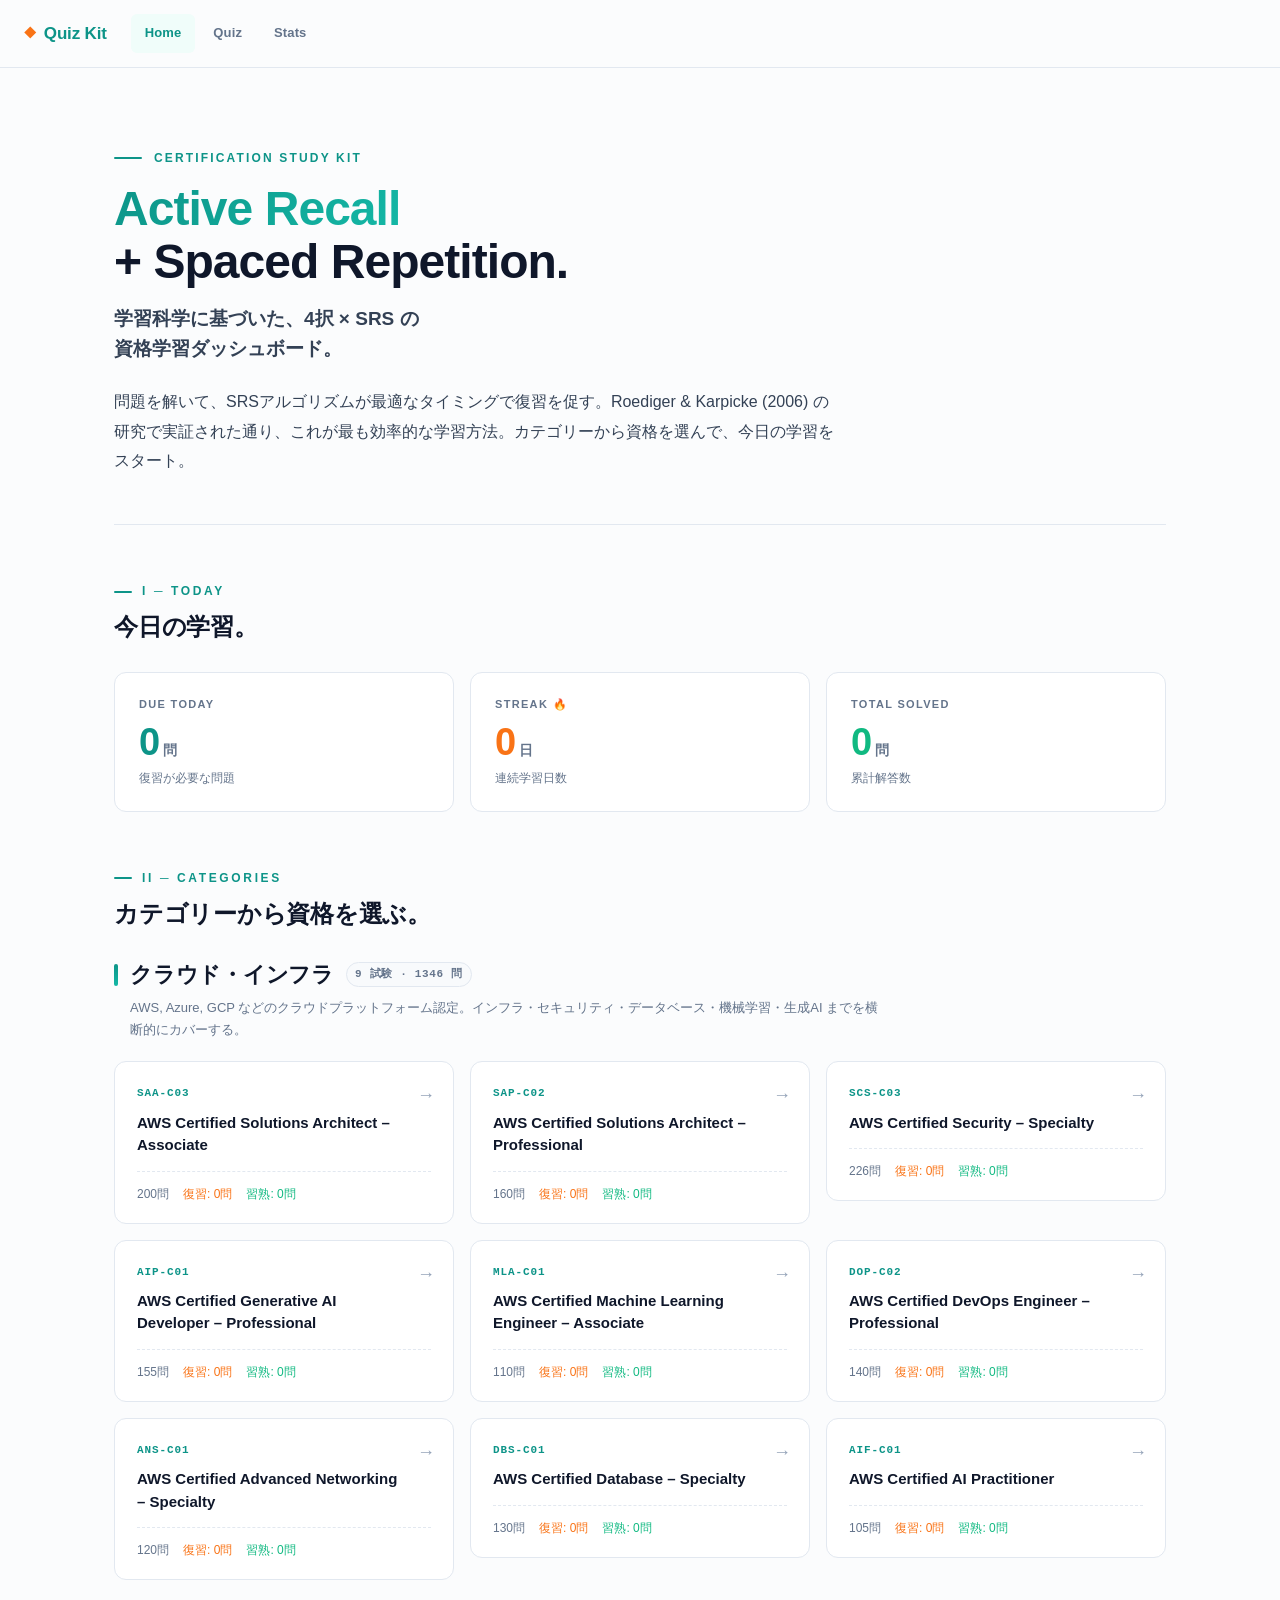
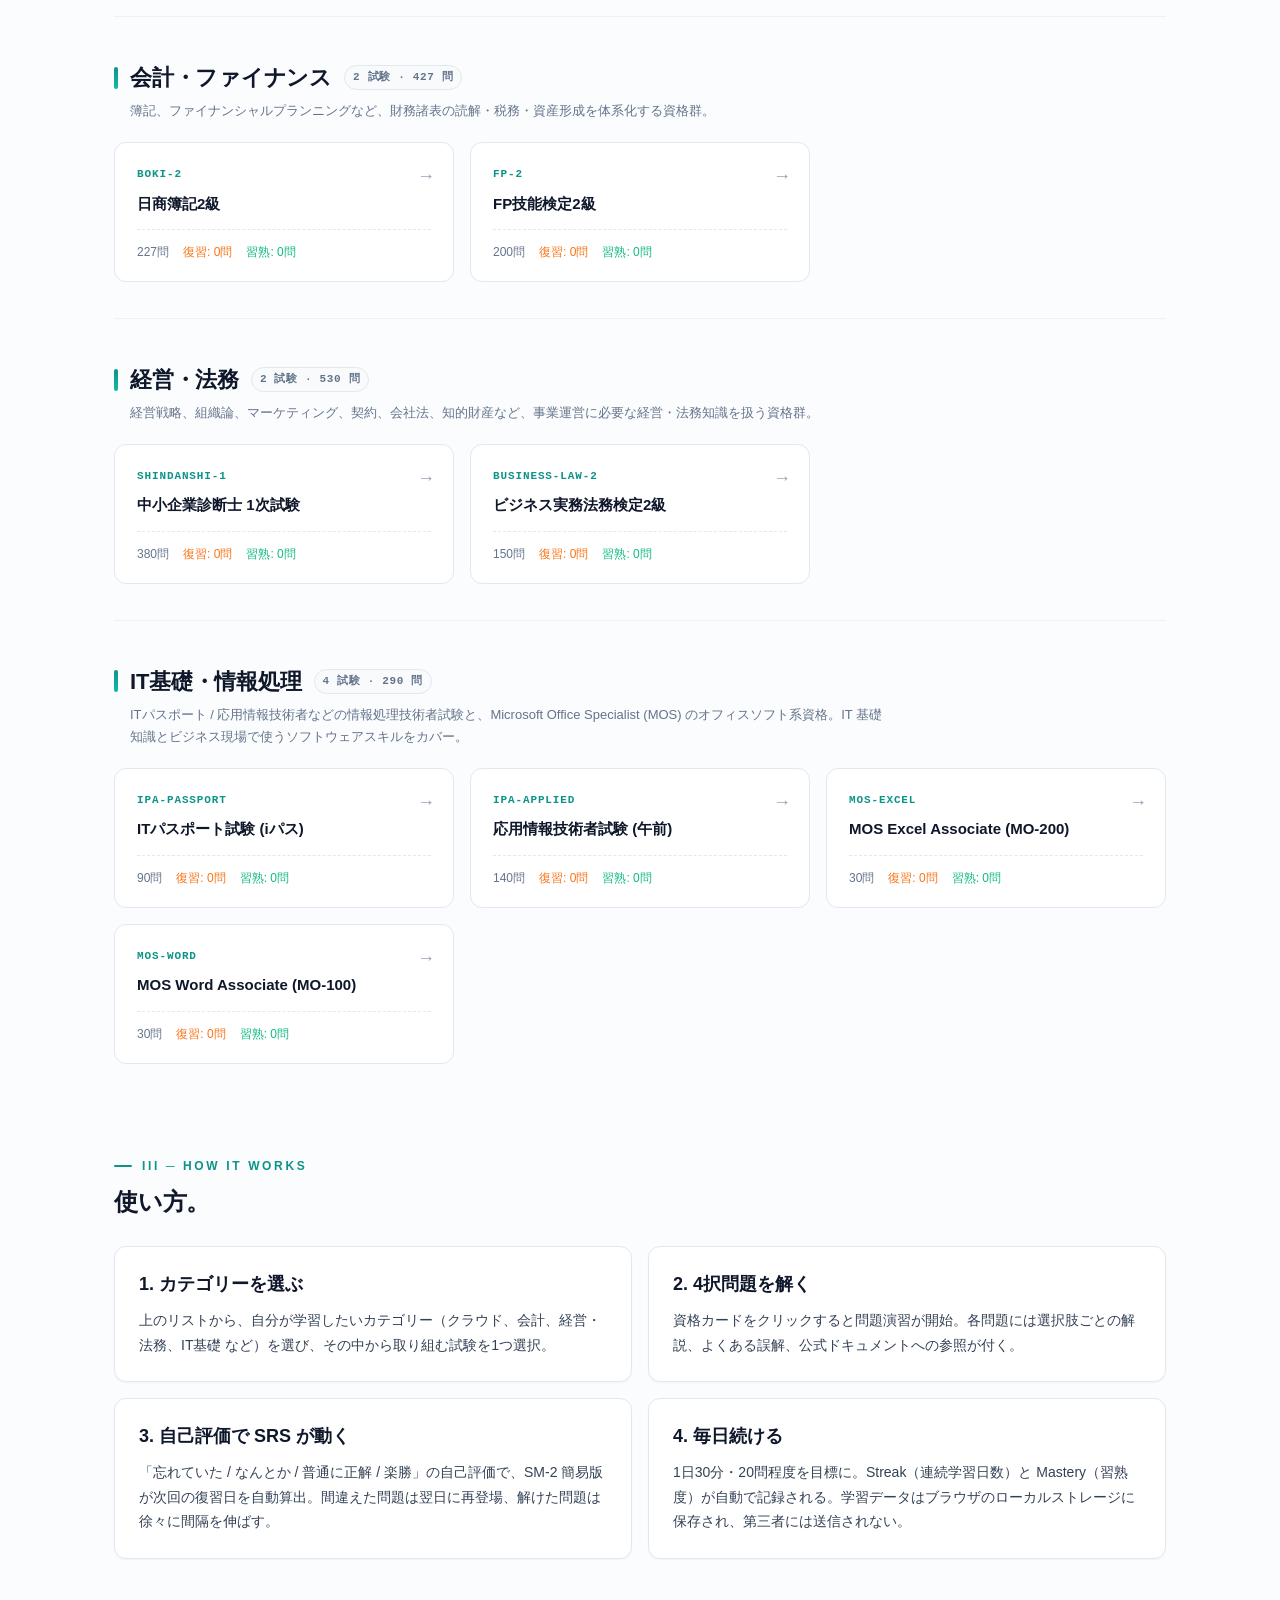
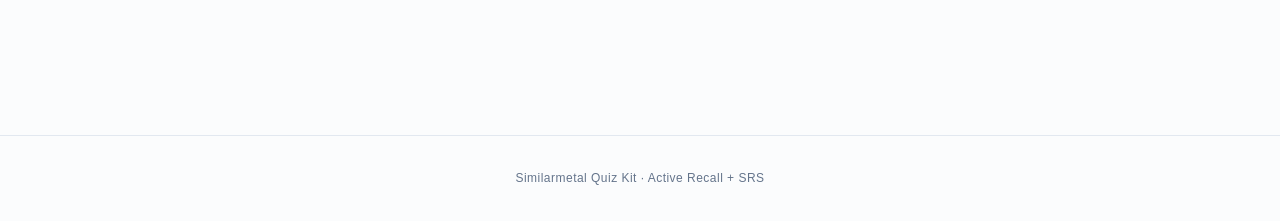
<file: 03-quiz-app/index.html>
<!DOCTYPE html>
<html lang="ja">
<head>
<meta charset="UTF-8">
<meta name="viewport" content="width=device-width, initial-scale=1.0">
<meta http-equiv="Content-Security-Policy" content="default-src 'self'; script-src 'self'; style-src 'self' 'unsafe-inline' https://fonts.googleapis.com; font-src https://fonts.gstatic.com; img-src 'self' data:; connect-src 'self'; frame-ancestors 'none'; base-uri 'self'; form-action 'none';">
<meta http-equiv="X-Content-Type-Options" content="nosniff">
<meta name="referrer" content="strict-origin-when-cross-origin">
<title>Similarmetal Quiz - Home</title>
<link rel="preconnect" href="https://fonts.googleapis.com">
<link rel="preconnect" href="https://fonts.gstatic.com" crossorigin>
<link href="https://fonts.googleapis.com/css2?family=Zen+Kaku+Gothic+Antique:wght@400;500;700&family=JetBrains+Mono:wght@400;500;600;700&display=swap" rel="stylesheet">
<link rel="stylesheet" href="styles.css">
</head>
<body>
<nav class="topnav"><div class="topnav-inner">
<a class="topnav-brand" href="index.html">Quiz Kit</a>
<div class="topnav-links">
<a class="nav-link active" href="index.html">Home</a>
<a class="nav-link" href="quiz.html">Quiz</a>
<a class="nav-link" href="stats.html">Stats</a>
</div></div></nav>

<div class="container">
  <section style="padding: 32px 0 48px; border-bottom: 1px solid var(--line); margin-bottom: 32px;">
    <div class="eyebrow">Certification Study Kit</div>
    <h1 class="page-title"><em>Active Recall</em><br>+ Spaced Repetition.</h1>
    <div class="page-subtitle">学習科学に基づいた、4択 × SRS の<br>資格学習ダッシュボード。</div>
    <p style="max-width: 720px;">問題を解いて、SRSアルゴリズムが最適なタイミングで復習を促す。Roediger &amp; Karpicke (2006) の研究で実証された通り、これが最も効率的な学習方法。カテゴリーから資格を選んで、今日の学習をスタート。</p>
  </section>

  <h2>I ─ Today</h2>
  <div class="h2-sub">今日の学習。</div>
  <div class="card-grid-3" id="today-stats">
    <div class="metric-card">
      <div class="metric-label">Due Today</div>
      <div class="metric-value" id="due-count">0<span class="unit">問</span></div>
      <div class="metric-desc">復習が必要な問題</div>
    </div>
    <div class="metric-card">
      <div class="metric-label">Streak</div>
      <div class="metric-value" id="streak-count">0<span class="unit">日</span></div>
      <div class="metric-desc">連続学習日数</div>
    </div>
    <div class="metric-card">
      <div class="metric-label">Total Solved</div>
      <div class="metric-value" id="total-count">0<span class="unit">問</span></div>
      <div class="metric-desc">累計解答数</div>
    </div>
  </div>

  <h2>II ─ Categories</h2>
  <div class="h2-sub">カテゴリーから資格を選ぶ。</div>
  <div id="exam-list">
    <div class="loading-state">
      <div class="loading-spinner" aria-hidden="true"></div>
      <div class="loading-text">カテゴリーと試験を読み込んでいます…</div>
    </div>
  </div>

  <h2>III ─ How it works</h2>
  <div class="h2-sub">使い方。</div>
  <div class="card-grid-2">
    <div class="card">
      <h3 style="margin-top: 0;">1. カテゴリーを選ぶ</h3>
      <p style="font-size: 14px;">上のリストから、自分が学習したいカテゴリー（クラウド、会計、経営・法務、IT基礎 など）を選び、その中から取り組む試験を1つ選択。</p>
    </div>
    <div class="card">
      <h3 style="margin-top: 0;">2. 4択問題を解く</h3>
      <p style="font-size: 14px;">資格カードをクリックすると問題演習が開始。各問題には選択肢ごとの解説、よくある誤解、公式ドキュメントへの参照が付く。</p>
    </div>
    <div class="card">
      <h3 style="margin-top: 0;">3. 自己評価で SRS が動く</h3>
      <p style="font-size: 14px;">「忘れていた / なんとか / 普通に正解 / 楽勝」の自己評価で、SM-2 簡易版が次回の復習日を自動算出。間違えた問題は翌日に再登場、解けた問題は徐々に間隔を伸ばす。</p>
    </div>
    <div class="card">
      <h3 style="margin-top: 0;">4. 毎日続ける</h3>
      <p style="font-size: 14px;">1日30分・20問程度を目標に。Streak（連続学習日数）と Mastery（習熟度）が自動で記録される。学習データはブラウザのローカルストレージに保存され、第三者には送信されない。</p>
    </div>
  </div>
</div>

<footer class="footer">Similarmetal Quiz Kit · Active Recall + SRS</footer>

<script src="app.js"></script>
</body>
</html>
</file>
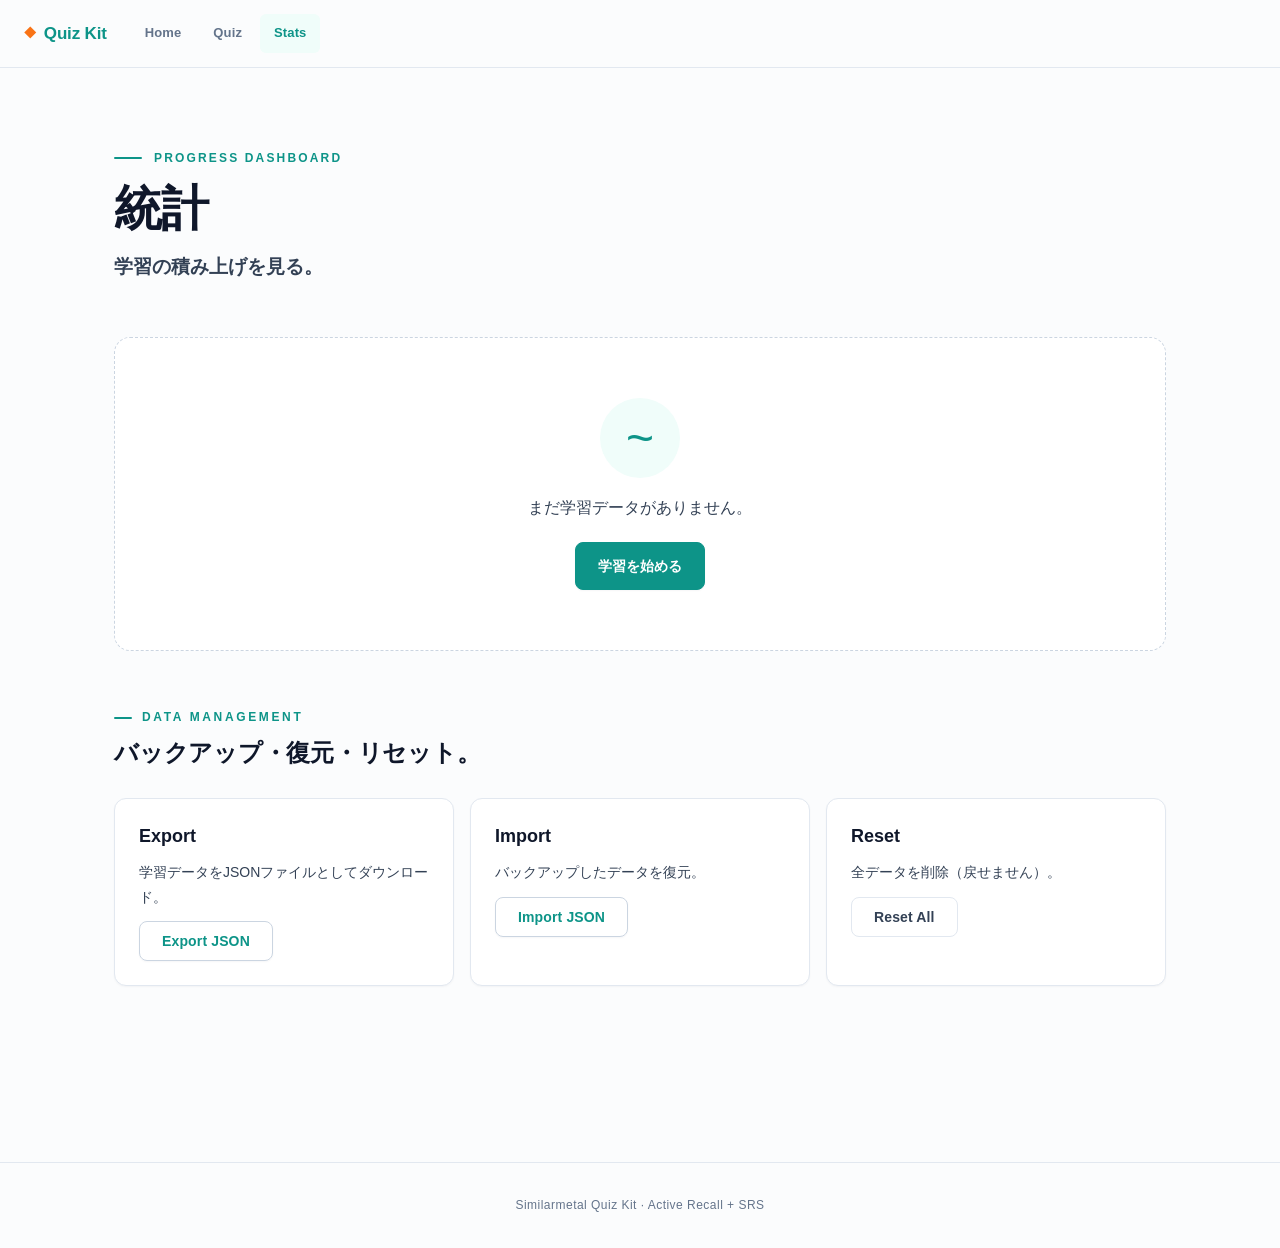
<file: 03-quiz-app/stats.html>
<!DOCTYPE html>
<html lang="ja">
<head>
<meta charset="UTF-8">
<meta name="viewport" content="width=device-width, initial-scale=1.0">
<meta http-equiv="Content-Security-Policy" content="default-src 'self'; script-src 'self'; style-src 'self' 'unsafe-inline' https://fonts.googleapis.com; font-src https://fonts.gstatic.com; img-src 'self' data:; connect-src 'self'; frame-ancestors 'none'; base-uri 'self'; form-action 'none';">
<meta http-equiv="X-Content-Type-Options" content="nosniff">
<meta name="referrer" content="strict-origin-when-cross-origin">
<title>Similarmetal Quiz - Stats</title>
<link rel="preconnect" href="https://fonts.googleapis.com">
<link rel="preconnect" href="https://fonts.gstatic.com" crossorigin>
<link href="https://fonts.googleapis.com/css2?family=Zen+Kaku+Gothic+Antique:wght@400;500;700&family=JetBrains+Mono:wght@400;500;600;700&display=swap" rel="stylesheet">
<link rel="stylesheet" href="styles.css">
</head>
<body>
<nav class="topnav"><div class="topnav-inner">
<a class="topnav-brand" href="index.html">Quiz Kit</a>
<div class="topnav-links">
<a class="nav-link" href="index.html">Home</a>
<a class="nav-link" href="quiz.html">Quiz</a>
<a class="nav-link active" href="stats.html">Stats</a>
</div></div></nav>

<div class="container">
  <section style="padding: 32px 0;">
    <div class="eyebrow">Progress Dashboard</div>
    <h1 class="page-title">統計</h1>
    <div class="page-subtitle">学習の積み上げを見る。</div>
  </section>

  <div id="stats-container">
    <div class="empty-state">
      <div class="empty-state-icon">📊</div>
      <p>まだ学習データがありません。</p>
    </div>
  </div>

  <h2>Data Management</h2>
  <div class="h2-sub">バックアップ・復元・リセット。</div>
  <div class="card-grid-3">
    <div class="card">
      <h3 style="margin-top:0;">Export</h3>
      <p style="font-size: 14px;">学習データをJSONファイルとしてダウンロード。</p>
      <button class="btn secondary" id="btn-export" style="margin-top: 12px;">Export JSON</button>
    </div>
    <div class="card">
      <h3 style="margin-top:0;">Import</h3>
      <p style="font-size: 14px;">バックアップしたデータを復元。</p>
      <input type="file" id="import-file" accept=".json" style="display:none;">
      <button class="btn secondary" id="btn-import" style="margin-top: 12px;">Import JSON</button>
    </div>
    <div class="card">
      <h3 style="margin-top:0;">Reset</h3>
      <p style="font-size: 14px;">全データを削除（戻せません）。</p>
      <button class="btn ghost" id="btn-reset" style="margin-top: 12px;">Reset All</button>
    </div>
  </div>
</div>

<footer class="footer">Similarmetal Quiz Kit · Active Recall + SRS</footer>

<script src="app.js"></script>
</body>
</html>
</file>
<file: 03-quiz-app/styles.css>
/* ==========================================================================
   Similarmetal Quiz Kit - Study Theme
   - 集中色 (teal): 学習・フォーカス
   - エネルギー色 (orange): ストリーク・達成感
   - 成長色 (green): 正解・習熟度
   - シンプルでコントラスト高めの配色で、長時間学習でも疲れにくい
   ========================================================================== */

:root {
  /* Backgrounds */
  --bg: #fbfcfd;
  --bg-deep: #f1f5f9;
  --bg-card: #ffffff;
  --bg-soft: #f8fafc;
  --bg-highlight: #f0fdfa;

  /* Text */
  --text: #0f172a;
  --text-soft: #334155;
  --text-muted: #64748b;
  --text-faint: #94a3b8;

  /* Borders */
  --line: #e2e8f0;
  --line-strong: #cbd5e1;
  --line-soft: #eef2f7;

  /* Primary accent - 集中ティール (focus / study) */
  --accent: #0d9488;
  --accent-bright: #14b8a6;
  --accent-deep: #0f766e;
  --accent-soft: #ccfbf1;
  --accent-faint: #f0fdfa;

  /* Energy - やる気のオレンジ (streak / CTA) */
  --energy: #f97316;
  --energy-bright: #fb923c;
  --energy-deep: #ea580c;
  --energy-soft: #fed7aa;
  --energy-faint: #fff7ed;

  /* Success / Mastery */
  --green: #10b981;
  --green-bright: #34d399;
  --green-deep: #059669;
  --green-soft: #d1fae5;
  --green-faint: #ecfdf5;

  /* Review needed (warning) */
  --yellow: #f59e0b;
  --yellow-soft: #fef3c7;
  --yellow-faint: #fffbeb;

  /* Incorrect */
  --red: #ef4444;
  --red-soft: #fecaca;
  --red-faint: #fef2f2;

  /* Highlight */
  --highlight: var(--accent-faint);

  /* Compatibility (旧変数名のエイリアス) */
  --blue: var(--accent);
  --blue-soft: var(--accent-soft);

  /* Shadows */
  --shadow-sm: 0 1px 2px rgba(15, 23, 42, 0.04);
  --shadow: 0 1px 3px rgba(15, 23, 42, 0.06), 0 1px 2px rgba(15, 23, 42, 0.04);
  --shadow-md: 0 4px 12px rgba(15, 23, 42, 0.06), 0 2px 4px rgba(15, 23, 42, 0.04);
  --shadow-lg: 0 12px 28px rgba(13, 148, 136, 0.10), 0 4px 8px rgba(15, 23, 42, 0.04);
  --shadow-energy: 0 8px 20px rgba(249, 115, 22, 0.12), 0 2px 6px rgba(249, 115, 22, 0.06);
}

* { box-sizing: border-box; margin: 0; padding: 0; }
html { scroll-behavior: smooth; }
body {
  font-family: 'Zen Kaku Gothic Antique', 'Inter', -apple-system, BlinkMacSystemFont, "Segoe UI", "Hiragino Sans", "Yu Gothic UI", sans-serif;
  background: var(--bg);
  color: var(--text);
  line-height: 1.75;
  font-size: 16px;
  font-feature-settings: "palt";
  -webkit-font-smoothing: antialiased;
  -moz-osx-font-smoothing: grayscale;
  min-height: 100vh;
}

/* ==========================================================================
   Top Nav
   ========================================================================== */
.topnav {
  position: sticky;
  top: 0;
  z-index: 100;
  background: rgba(251, 252, 253, 0.85);
  backdrop-filter: blur(12px);
  -webkit-backdrop-filter: blur(12px);
  border-bottom: 1px solid var(--line);
}
.topnav-inner {
  max-width: 1280px;
  margin: 0 auto;
  padding: 14px 24px;
  display: flex;
  align-items: center;
  gap: 24px;
}
.topnav-brand {
  font-weight: 800;
  font-size: 17px;
  letter-spacing: -0.01em;
  color: var(--accent);
  text-decoration: none;
  display: flex;
  align-items: center;
  gap: 8px;
}
.topnav-brand::before {
  content: '◆';
  font-size: 12px;
  color: var(--energy);
}
.topnav-links { display: flex; gap: 4px; flex: 1; }
.topnav a.nav-link {
  font-size: 13px;
  font-weight: 600;
  letter-spacing: 0.01em;
  color: var(--text-muted);
  text-decoration: none;
  padding: 8px 14px;
  border-radius: 6px;
  transition: all 0.15s;
}
.topnav a.nav-link:hover {
  color: var(--text);
  background: var(--bg-soft);
}
.topnav a.nav-link.active {
  color: var(--accent);
  background: var(--accent-faint);
}

/* ==========================================================================
   Container & Typography
   ========================================================================== */
.container {
  max-width: 1100px;
  margin: 0 auto;
  padding: 48px 24px 96px;
}
.container-narrow {
  max-width: 800px;
  margin: 0 auto;
  padding: 48px 24px 96px;
}

.eyebrow {
  font-size: 12px;
  font-weight: 700;
  letter-spacing: 0.18em;
  color: var(--accent);
  text-transform: uppercase;
  margin-bottom: 14px;
  display: flex;
  align-items: center;
  gap: 12px;
}
.eyebrow::before {
  content: '';
  width: 28px;
  height: 2px;
  background: var(--accent);
  border-radius: 2px;
}

h1.page-title {
  font-weight: 800;
  font-size: 48px;
  line-height: 1.1;
  letter-spacing: -0.02em;
  color: var(--text);
  margin-bottom: 16px;
}
h1.page-title em {
  font-style: normal;
  background: linear-gradient(135deg, var(--accent) 0%, var(--accent-bright) 100%);
  -webkit-background-clip: text;
  background-clip: text;
  color: transparent;
  font-weight: 800;
}

.page-subtitle {
  font-size: 19px;
  font-weight: 600;
  line-height: 1.55;
  color: var(--text-soft);
  margin-bottom: 24px;
}

.container > section > p {
  color: var(--text-soft);
  line-height: 1.85;
}

h2 {
  font-size: 12px;
  font-weight: 800;
  letter-spacing: 0.22em;
  text-transform: uppercase;
  color: var(--accent);
  margin-top: 56px;
  margin-bottom: 8px;
  display: flex;
  align-items: center;
  gap: 10px;
}
h2::before {
  content: '';
  width: 18px;
  height: 2px;
  background: var(--accent);
  border-radius: 2px;
}
h2 + .h2-sub {
  font-size: 24px;
  font-weight: 700;
  line-height: 1.4;
  color: var(--text);
  margin-bottom: 28px;
  letter-spacing: -0.01em;
}

h3 {
  font-weight: 700;
  font-size: 18px;
  line-height: 1.5;
  color: var(--text);
  margin: 24px 0 10px;
}

p { color: var(--text-soft); }
code {
  font-family: 'JetBrains Mono', ui-monospace, monospace;
  font-size: 0.9em;
  background: var(--bg-soft);
  border: 1px solid var(--line);
  padding: 2px 6px;
  border-radius: 4px;
  color: var(--accent-deep);
}

/* ==========================================================================
   Cards & Grids
   ========================================================================== */
.card {
  background: var(--bg-card);
  border: 1px solid var(--line);
  border-radius: 12px;
  padding: 24px;
  transition: all 0.2s ease;
  box-shadow: var(--shadow-sm);
}
.card.hoverable:hover {
  border-color: var(--accent);
  box-shadow: var(--shadow-lg);
  transform: translateY(-2px);
}
.card-grid-2 { display: grid; grid-template-columns: repeat(2, 1fr); gap: 16px; }
.card-grid-3 { display: grid; grid-template-columns: repeat(3, 1fr); gap: 16px; }
.card-grid-4 { display: grid; grid-template-columns: repeat(4, 1fr); gap: 14px; }
@media (max-width: 900px) { .card-grid-3, .card-grid-4 { grid-template-columns: repeat(2, 1fr); } }
@media (max-width: 600px) {
  .card-grid-2, .card-grid-3, .card-grid-4 { grid-template-columns: 1fr; }
  h1.page-title { font-size: 34px; }
  .page-subtitle { font-size: 17px; }
}

/* ==========================================================================
   Metric Cards (Today Stats)
   ========================================================================== */
.metric-card {
  background: var(--bg-card);
  border: 1px solid var(--line);
  border-radius: 12px;
  padding: 22px 24px;
  position: relative;
  overflow: hidden;
  transition: all 0.2s;
}
.metric-card::before {
  content: '';
  position: absolute;
  inset: 0 0 auto 0;
  height: 3px;
  background: var(--accent);
  opacity: 0;
  transition: opacity 0.2s;
}
.metric-card:hover {
  border-color: var(--line-strong);
  box-shadow: var(--shadow-md);
}
.metric-card:hover::before { opacity: 1; }

#today-stats .metric-card:nth-child(1)::before { background: var(--accent); }
#today-stats .metric-card:nth-child(1) .metric-value { color: var(--accent); }
#today-stats .metric-card:nth-child(2)::before { background: var(--energy); }
#today-stats .metric-card:nth-child(2) .metric-value { color: var(--energy); }
#today-stats .metric-card:nth-child(2) .metric-label::after { content: ' 🔥'; }
#today-stats .metric-card:nth-child(3)::before { background: var(--green); }
#today-stats .metric-card:nth-child(3) .metric-value { color: var(--green); }

.metric-label {
  font-size: 11px;
  font-weight: 700;
  letter-spacing: 0.12em;
  color: var(--text-muted);
  text-transform: uppercase;
  margin-bottom: 8px;
}
.metric-value {
  font-weight: 800;
  font-size: 38px;
  line-height: 1.1;
  color: var(--accent);
  margin-bottom: 4px;
  letter-spacing: -0.02em;
  font-feature-settings: "tnum";
}
.metric-value .unit {
  font-size: 14px;
  color: var(--text-muted);
  font-weight: 600;
  margin-left: 4px;
}
.metric-desc {
  font-size: 12px;
  color: var(--text-muted);
}

/* ==========================================================================
   Buttons
   ========================================================================== */
.btn {
  display: inline-flex;
  align-items: center;
  justify-content: center;
  font-size: 14px;
  font-weight: 700;
  letter-spacing: 0.01em;
  padding: 11px 22px;
  border-radius: 8px;
  border: 1px solid var(--accent);
  background: var(--accent);
  color: white;
  text-decoration: none;
  cursor: pointer;
  transition: all 0.15s;
  box-shadow: var(--shadow-sm);
}
.btn:hover {
  background: var(--accent-deep);
  border-color: var(--accent-deep);
  transform: translateY(-1px);
  box-shadow: var(--shadow-md);
}
.btn:active { transform: translateY(0); }
.btn.secondary {
  background: transparent;
  color: var(--accent);
  border-color: var(--line-strong);
}
.btn.secondary:hover {
  background: var(--accent-faint);
  border-color: var(--accent);
  color: var(--accent-deep);
}
.btn.energy {
  background: var(--energy);
  border-color: var(--energy);
}
.btn.energy:hover {
  background: var(--energy-deep);
  border-color: var(--energy-deep);
}
.btn.ghost {
  background: transparent;
  color: var(--text-soft);
  border-color: var(--line);
  box-shadow: none;
}
.btn.ghost:hover {
  background: var(--bg-soft);
  color: var(--text);
}
.btn.large { padding: 14px 28px; font-size: 15px; }

/* ==========================================================================
   Callout
   ========================================================================== */
.callout {
  padding: 18px 22px;
  border-radius: 10px;
  margin: 18px 0;
  border-left: 3px solid var(--accent);
  background: var(--accent-faint);
}
.callout-label {
  font-size: 11px;
  font-weight: 700;
  letter-spacing: 0.12em;
  text-transform: uppercase;
  margin-bottom: 6px;
  color: var(--accent-deep);
}

/* ==========================================================================
   Categories
   ========================================================================== */
.category-section {
  margin-bottom: 44px;
  padding-bottom: 36px;
  border-bottom: 1px solid var(--line-soft);
}
.category-section:last-child {
  border-bottom: none;
  margin-bottom: 0;
}
.category-header {
  margin-bottom: 20px;
}
.category-title {
  font-weight: 800;
  font-size: 22px;
  letter-spacing: -0.01em;
  margin: 0 0 6px 0;
  color: var(--text);
  display: flex;
  align-items: center;
  gap: 12px;
  flex-wrap: wrap;
}
.category-title::before {
  content: '';
  width: 4px;
  height: 22px;
  background: linear-gradient(180deg, var(--accent) 0%, var(--accent-bright) 100%);
  border-radius: 2px;
}
.category-count {
  font-family: 'JetBrains Mono', ui-monospace, monospace;
  font-size: 11px;
  letter-spacing: 0.06em;
  color: var(--text-muted);
  font-weight: 600;
  background: var(--bg-soft);
  border: 1px solid var(--line);
  padding: 3px 8px;
  border-radius: 999px;
}
.category-desc {
  font-size: 13px;
  color: var(--text-muted);
  line-height: 1.7;
  max-width: 760px;
  margin: 0 0 0 16px;
}
.category-exams {
  margin-top: 18px;
}

/* ==========================================================================
   Exam Cards
   ========================================================================== */
.exam-card {
  display: block;
  background: var(--bg-card);
  border: 1px solid var(--line);
  border-radius: 12px;
  padding: 22px 22px 18px;
  text-decoration: none;
  color: inherit;
  transition: all 0.2s ease;
  position: relative;
  overflow: hidden;
}
.exam-card::after {
  content: '→';
  position: absolute;
  right: 18px;
  top: 18px;
  font-size: 18px;
  color: var(--text-faint);
  transition: all 0.2s;
}
.exam-card:hover {
  border-color: var(--accent);
  box-shadow: var(--shadow-lg);
  transform: translateY(-3px);
}
.exam-card:hover::after {
  color: var(--accent);
  transform: translateX(4px);
}
.exam-card-code {
  font-family: 'JetBrains Mono', ui-monospace, monospace;
  font-size: 11px;
  font-weight: 700;
  letter-spacing: 0.08em;
  color: var(--accent);
  margin-bottom: 8px;
}
.exam-card-name {
  font-weight: 700;
  font-size: 15px;
  margin-bottom: 14px;
  line-height: 1.5;
  color: var(--text);
  padding-right: 24px;
}
.exam-card-meta {
  font-size: 12px;
  color: var(--text-muted);
  display: flex;
  gap: 14px;
  flex-wrap: wrap;
  padding-top: 12px;
  border-top: 1px dashed var(--line);
  font-weight: 500;
}
.exam-card-meta span {
  display: inline-flex;
  align-items: center;
  gap: 4px;
}
.exam-card-meta span:nth-child(2) { color: var(--energy); }
.exam-card-meta span:nth-child(3) { color: var(--green); }

/* 誤答のみ復習リンク (exam-card の真下にバッジ風に表示) */
.exam-card-wrap { display: flex; flex-direction: column; gap: 6px; }
.exam-card-wrong {
  display: inline-block;
  font-size: 12px;
  font-weight: 700;
  text-align: center;
  padding: 8px 12px;
  border: 1px dashed var(--red, #d4624a);
  border-radius: 6px;
  color: var(--red, #d4624a);
  text-decoration: none;
  background: transparent;
  transition: background 0.15s ease, color 0.15s ease;
  letter-spacing: 0.04em;
}
.exam-card-wrong:hover {
  background: var(--red, #d4624a);
  color: #fff;
}

/* ==========================================================================
   Quiz Page
   ========================================================================== */
.quiz-card {
  background: var(--bg-card);
  border: 1px solid var(--line);
  border-radius: 16px;
  padding: 36px;
  margin-bottom: 24px;
  box-shadow: var(--shadow);
}
.quiz-meta {
  display: flex;
  justify-content: space-between;
  font-family: 'JetBrains Mono', ui-monospace, monospace;
  font-size: 11px;
  color: var(--text-muted);
  letter-spacing: 0.06em;
  text-transform: uppercase;
  font-weight: 600;
  padding-bottom: 18px;
  border-bottom: 1px solid var(--line-soft);
  margin-bottom: 24px;
  flex-wrap: wrap;
  gap: 8px;
}
.quiz-stem {
  font-size: 18px;
  line-height: 1.85;
  margin-bottom: 28px;
  font-weight: 600;
  color: var(--text);
}
.quiz-options {
  display: flex;
  flex-direction: column;
  gap: 10px;
}
.quiz-option {
  display: flex;
  align-items: flex-start;
  gap: 16px;
  padding: 18px 22px;
  border: 1.5px solid var(--line);
  border-radius: 10px;
  background: var(--bg-card);
  cursor: pointer;
  transition: all 0.15s ease;
  font-size: 15px;
  line-height: 1.7;
}
.quiz-option:hover {
  border-color: var(--accent);
  background: var(--accent-faint);
  transform: translateX(2px);
}
.quiz-option.selected {
  border-color: var(--accent);
  background: var(--accent-faint);
}
.quiz-option.correct {
  border-color: var(--green);
  background: var(--green-faint);
}
.quiz-option.incorrect {
  border-color: var(--red);
  background: var(--red-faint);
}
.quiz-option-id {
  font-weight: 800;
  font-size: 18px;
  color: var(--accent);
  flex-shrink: 0;
  width: 28px;
  height: 28px;
  border-radius: 8px;
  background: var(--accent-faint);
  display: flex;
  align-items: center;
  justify-content: center;
  border: 1px solid var(--accent-soft);
}
.quiz-option.correct .quiz-option-id {
  color: var(--green-deep);
  background: var(--green-soft);
  border-color: var(--green);
}
.quiz-option.incorrect .quiz-option-id {
  color: var(--red);
  background: var(--red-soft);
  border-color: var(--red);
}
/* 正解だが未選択（見落とし）。緑一色で「合っていた」と誤読されないよう破線＋警告色で強調 */
.quiz-option.correct.missed {
  border-style: dashed;
  border-color: var(--yellow, #c08a00);
  background: var(--yellow-faint, rgba(255, 196, 0, 0.10));
}
.quiz-option.correct.missed .quiz-option-id {
  color: var(--yellow, #c08a00);
  background: var(--yellow-faint, rgba(255, 196, 0, 0.14));
  border-color: var(--yellow, #c08a00);
}

/* 各選択肢に「あなたの選択／正解（未選択）」を明示するタグ */
.quiz-option-tag {
  display: inline-block;
  margin-bottom: 8px;
  padding: 3px 10px;
  border-radius: 999px;
  font-size: 12px;
  font-weight: 800;
  letter-spacing: 0.02em;
}
.quiz-option-tag.tag-correct   { color: var(--green); background: var(--green-faint); }
.quiz-option-tag.tag-incorrect { color: var(--red);   background: var(--red-faint); }
.quiz-option-tag.tag-missed    { color: var(--yellow, #c08a00); background: var(--yellow-faint, rgba(255, 196, 0, 0.16)); }

/* 合否バナー（見落とせない大きさで明示） */
.quiz-verdict {
  display: flex;
  align-items: baseline;
  gap: 12px;
  flex-wrap: wrap;
  margin: 0 0 16px;
  padding: 14px 18px;
  border-radius: 10px;
  font-size: 22px;
  font-weight: 800;
  letter-spacing: 0.02em;
}
.quiz-verdict.ok { color: var(--green); background: var(--green-faint); border: 1.5px solid var(--green); }
.quiz-verdict.ng { color: var(--red);   background: var(--red-faint);   border: 1.5px solid var(--red); }
.quiz-verdict-sub {
  font-size: 13px;
  font-weight: 700;
  color: var(--text-muted);
  letter-spacing: 0.01em;
}

.quiz-option-text { flex: 1; color: var(--text); }
.quiz-option-explain {
  margin-top: 12px;
  padding-top: 12px;
  border-top: 1px dashed var(--line-strong);
  font-size: 13px;
  color: var(--text-muted);
  line-height: 1.7;
  display: none;
}
.quiz-option.show-explain .quiz-option-explain { display: block; }

.quiz-explanation {
  margin-top: 28px;
  padding: 24px;
  background: var(--bg-soft);
  border-radius: 12px;
  border-left: 3px solid var(--accent);
  display: none;
}
.quiz-explanation.show { display: block; }
.quiz-explanation h4 {
  font-size: 13px;
  font-weight: 800;
  margin-bottom: 12px;
  color: var(--accent);
  letter-spacing: 0.04em;
  text-transform: uppercase;
}
.quiz-explanation p {
  margin-bottom: 10px;
  font-size: 14px;
  color: var(--text-soft);
  line-height: 1.8;
}
.quiz-explanation a {
  color: var(--accent);
  font-weight: 600;
  text-decoration: none;
  border-bottom: 1px solid var(--accent-soft);
}
.quiz-explanation a:hover {
  color: var(--accent-deep);
  border-bottom-color: var(--accent);
}

.quiz-multi-hint {
  margin: 4px 0 16px;
  padding: 10px 14px;
  border-left: 3px solid var(--accent);
  background: var(--accent-faint);
  border-radius: 6px;
  font-size: 13px;
  font-weight: 700;
  color: var(--accent-deep, var(--accent));
}

.quiz-actions {
  display: flex;
  gap: 12px;
  margin-top: 24px;
  flex-wrap: wrap;
}

.quiz-submit-btn {
  font-family: inherit;
}
.quiz-submit-btn:disabled {
  opacity: 0.45;
  cursor: not-allowed;
  transform: none;
  box-shadow: none;
}
.quiz-submit-btn:disabled:hover {
  background: var(--accent);
  border-color: var(--accent);
  transform: none;
}

/* Quality rating buttons (study-friendly: clear color coding) */
.quality-rating {
  display: grid;
  grid-template-columns: repeat(4, 1fr);
  gap: 8px;
  margin-top: 14px;
}
@media (max-width: 600px) {
  .quality-rating { grid-template-columns: repeat(2, 1fr); }
}
.quality-btn {
  padding: 12px 8px;
  text-align: center;
  border: 1.5px solid var(--line);
  border-radius: 8px;
  background: var(--bg-card);
  cursor: pointer;
  font-size: 13px;
  font-weight: 700;
  color: var(--text-soft);
  transition: all 0.15s;
}
.quality-btn:hover {
  transform: translateY(-1px);
  box-shadow: var(--shadow);
}
.quality-btn.q-0 { border-color: var(--red); color: var(--red); }
.quality-btn.q-0:hover { background: var(--red-faint); }
.quality-btn.q-1 { border-color: var(--yellow); color: var(--yellow); }
.quality-btn.q-1:hover { background: var(--yellow-faint); }
.quality-btn.q-2 { border-color: var(--accent); color: var(--accent); }
.quality-btn.q-2:hover { background: var(--accent-faint); }
.quality-btn.q-3 { border-color: var(--green); color: var(--green); }
.quality-btn.q-3:hover { background: var(--green-faint); }

/* ==========================================================================
   Progress Bar
   ========================================================================== */
.progress-bar {
  height: 6px;
  background: var(--line-soft);
  border-radius: 999px;
  overflow: hidden;
  margin: 16px 0;
}
.progress-bar-fill {
  height: 100%;
  background: linear-gradient(90deg, var(--accent) 0%, var(--accent-bright) 100%);
  transition: width 0.4s ease;
  border-radius: 999px;
}

/* ==========================================================================
   Tables
   ========================================================================== */
table.data {
  width: 100%;
  border-collapse: collapse;
  background: var(--bg-card);
  border: 1px solid var(--line);
  border-radius: 12px;
  overflow: hidden;
  font-size: 14px;
  box-shadow: var(--shadow-sm);
}
table.data th {
  background: var(--bg-soft);
  color: var(--text);
  font-weight: 700;
  font-size: 12px;
  letter-spacing: 0.04em;
  padding: 12px 16px;
  text-align: left;
  border-bottom: 1px solid var(--line);
}
table.data td {
  padding: 12px 16px;
  border-bottom: 1px solid var(--line-soft);
  color: var(--text-soft);
  vertical-align: top;
}
table.data tr:last-child td { border-bottom: none; }
table.data tr:hover td { background: var(--bg-soft); }

/* ==========================================================================
   Loading Spinner
   ========================================================================== */
.loading-state {
  display: flex;
  flex-direction: column;
  align-items: center;
  justify-content: center;
  padding: 80px 24px;
  background: var(--bg-card);
  border: 1px solid var(--line);
  border-radius: 16px;
  color: var(--text-muted);
  min-height: 240px;
}
.loading-spinner {
  width: 44px;
  height: 44px;
  border: 3px solid var(--accent-soft);
  border-top-color: var(--accent);
  border-right-color: var(--accent);
  border-radius: 50%;
  animation: spin 0.7s linear infinite;
  margin-bottom: 18px;
  will-change: transform;
}
@keyframes spin {
  to { transform: rotate(360deg); }
}
.loading-text {
  font-size: 13px;
  font-weight: 600;
  letter-spacing: 0.04em;
  color: var(--text-soft);
}

@media (prefers-reduced-motion: reduce) {
  .loading-spinner { animation-duration: 1.6s; }
}

/* ==========================================================================
   Empty State
   ========================================================================== */
.empty-state {
  text-align: center;
  padding: 60px 24px;
  color: var(--text-muted);
  background: var(--bg-card);
  border: 1px dashed var(--line-strong);
  border-radius: 16px;
}
.empty-state-icon {
  font-size: 48px;
  color: var(--accent);
  margin-bottom: 16px;
  display: inline-block;
  width: 80px;
  height: 80px;
  line-height: 80px;
  background: var(--accent-faint);
  border-radius: 50%;
}

/* ==========================================================================
   Footer
   ========================================================================== */
.footer {
  margin-top: 80px;
  padding: 32px 24px;
  border-top: 1px solid var(--line);
  text-align: center;
  font-size: 12px;
  letter-spacing: 0.04em;
  color: var(--text-muted);
  font-weight: 500;
}
</file>
